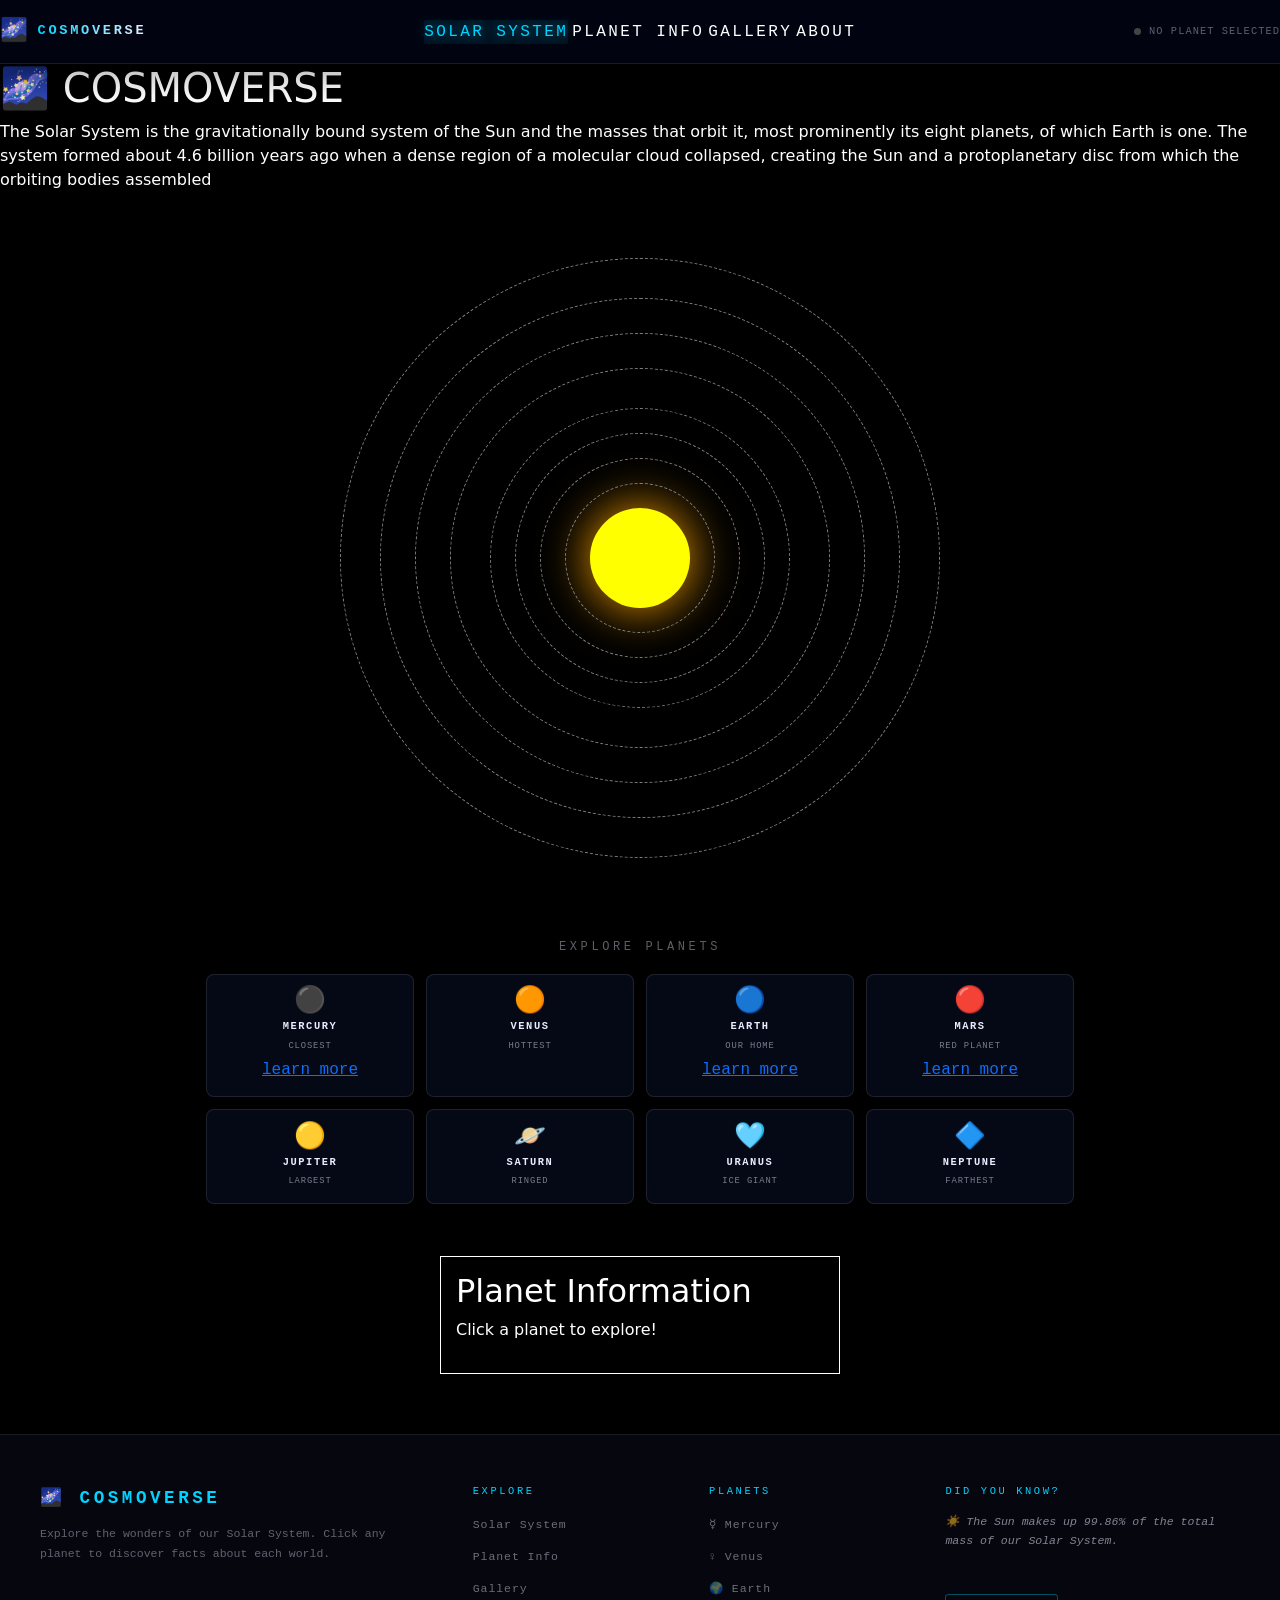
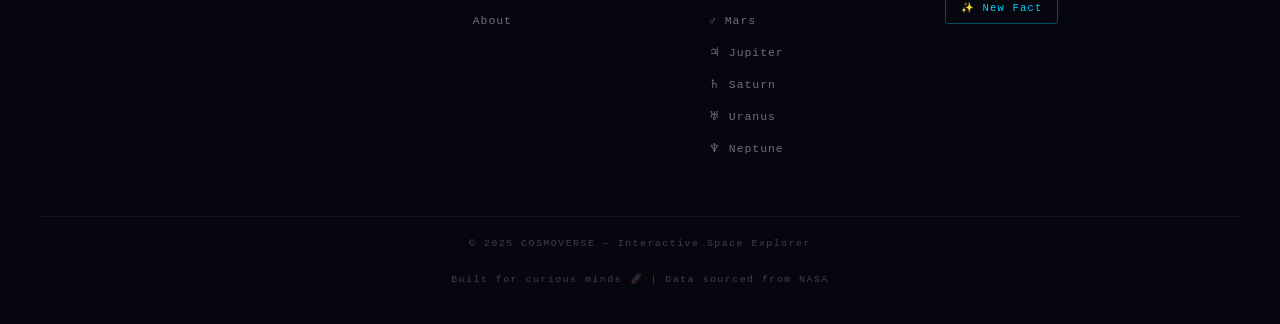
<file: index.html>
<!DOCTYPE html> 
<html lang="en">
<head>
  <meta charset="UTF-8">
    <meta name="viewport" content="width=device-width, initial-scale=1">
  <title>Interactive Space Explorer</title>
  <link rel="stylesheet" href="style.css">
   <link href="https://cdn.jsdelivr.net/npm/bootstrap@5.3.8/dist/css/bootstrap.min.css" rel="stylesheet" integrity="sha384-sRIl4kxILFvY47J16cr9ZwB07vP4J8+LH7qKQnuqkuIAvNWLzeN8tE5YBujZqJLB" crossorigin="anonymous">
</head>

<body>
  <nav class="navbar">
  <div class="nav-logo">
    <span class="nav-logo-icon">🌌</span>
    <span class="nav-logo-text">COSMOVERSE</span>
  </div>
  <ul class="nav-links">
    <li><a href="#" class="nav-link active" onclick="scrollToSection('solar-system')">Solar System</a></li>
    <li><a href="#" class="nav-link" onclick="scrollToSection('info-box')">Planet Info</a></li>
    <li><a href="#" class="nav-link">Gallery</a></li>
    <li><a href="#" class="nav-link">About</a></li>
  </ul>
  <div class="nav-status">
    <span class="nav-dot"></span>
    <span id="nav-planet-label">No planet selected</span>
  </div>
  <button class="nav-hamburger" onclick="toggleMenu()" aria-label="Menu">
    <span></span><span></span><span></span>
  </button>
</nav>

  <h1>🌌 COSMOVERSE</h1>
  <p>The Solar System is the gravitationally bound system of the Sun and the masses that orbit it, most prominently its eight planets, of which Earth is one. The system formed about 4.6 billion years ago when a dense region of a molecular cloud collapsed, creating the Sun and a protoplanetary disc from which the orbiting bodies assembled</p>
  
  <div class="solar-system">

    <div class="sun"></div>

    <div class="orbit mercury-orbit">
      <div class="planet mercury" onclick="showInfo('mercury')"></div>
      </div>

    <div class="orbit venus-orbit">
      <div class="planet venus" onclick="showInfo('venus')"></div>
    </div>

    <div class="orbit earth-orbit">
      <div class="planet earth" onclick="showInfo('earth')"></div>
    </div>

    <div class="orbit mars-orbit">
      <div class="planet mars" onclick="showInfo('mars')"></div>
    </div>

    <div class="orbit jupiter-orbit">
      <div class="planet jupiter" onclick="showInfo('jupiter')"></div>
    </div>

    <div class="orbit saturn-orbit">
      <div class="planet saturn" onclick="showInfo('saturn')"></div>
    </div>

    <div class="orbit uranus-orbit">
      <div class="planet uranus" onclick="showInfo('uranus')"></div>
    </div>

    <div class="orbit neptune-orbit">
      <div class="planet neptune" onclick="showInfo('neptune')"></div>
    </div>

  </div>
   
    <div class="planet-buttons">
  <h3 class="buttons-title">EXPLORE PLANETS</h3>
  <div class="btn-grid">
    <button class="planet-btn mercury-btn" onclick="showInfo('mercury')">
      <span class="btn-icon">⚫</span>
      <span class="btn-name">Mercury</span>
      <span class="btn-tag">Closest</span>
      <a href="mercury.html" class="btn-link">learn more</a>
    </button>
    <button class="planet-btn venus-btn" onclick="showInfo('venus')">
      <span class="btn-icon">🟠</span>
      <span class="btn-name">Venus</span>
      <span class="btn-tag">Hottest</span>
    </button>
    <button class="planet-btn earth-btn" onclick="showInfo('earth')">
      <span class="btn-icon">🔵</span>
      <span class="btn-name">Earth</span>
      <span class="btn-tag">Our Home</span>
      <a href="earth.html" class="btn-link">learn more</a>
    </button>
    <button class="planet-btn mars-btn" onclick="showInfo('mars')">
      <span class="btn-icon">🔴</span>
      <span class="btn-name">Mars</span>
      <span class="btn-tag">Red Planet</span>
      <a href="mars.html" class="btn-link">learn more</a>
    </button>
    <button class="planet-btn jupiter-btn" onclick="showInfo('jupiter')">
      <span class="btn-icon">🟡</span>
      <span class="btn-name">Jupiter</span>
      <span class="btn-tag">Largest</span>
    </button>
    <button class="planet-btn saturn-btn" onclick="showInfo('saturn')">
      <span class="btn-icon">🪐</span>
      <span class="btn-name">Saturn</span>
      <span class="btn-tag">Ringed</span>
    </button>
    <button class="planet-btn uranus-btn" onclick="showInfo('uranus')">
      <span class="btn-icon">🩵</span>
      <span class="btn-name">Uranus</span>
      <span class="btn-tag">Ice Giant</span>
    </button>
    <button class="planet-btn neptune-btn" onclick="showInfo('neptune')">
      <span class="btn-icon">🔷</span>
      <span class="btn-name">Neptune</span>
      <span class="btn-tag">Farthest</span>
    </button>
  </div>
</div>

  <div id="info-box">
    <h2>Planet Information</h2>
    <p id="planet-info">Click a planet to explore!</p>
  </div>


<!-- FOOTER -->
<footer class="footer">

  <div class="footer-top">

    <div class="footer-brand">
      <span class="footer-logo">🌌 COSMOVERSE</span>
      <p class="footer-desc">
        Explore the wonders of our Solar System. Click any planet to discover facts about each world.
      </p>
    </div>

    <div class="footer-col">
      <h4 class="footer-heading">Explore</h4>
      <ul class="footer-links">
        <li><a href="#" onclick="scrollToSection('solar-system')">Solar System</a></li>
        <li><a href="#" onclick="scrollToSection('info-box')">Planet Info</a></li>
        <li><a href="#">Gallery</a></li>
        <li><a href="#">About</a></li>
      </ul>
    </div>

    <div class="footer-col">
      <h4 class="footer-heading">Planets</h4>
      <ul class="footer-links">
        <li><a href="#" onclick="showInfo('mercury')">☿ Mercury</a></li>
        <li><a href="#" onclick="showInfo('venus')">♀ Venus</a></li>
        <li><a href="#" onclick="showInfo('earth')">🌍 Earth</a></li>
        <li><a href="#" onclick="showInfo('mars')">♂ Mars</a></li>
        <li><a href="#" onclick="showInfo('jupiter')">♃ Jupiter</a></li>
        <li><a href="#" onclick="showInfo('saturn')">♄ Saturn</a></li>
        <li><a href="#" onclick="showInfo('uranus')">♅ Uranus</a></li>
        <li><a href="#" onclick="showInfo('neptune')">♆ Neptune</a></li>
      </ul>
    </div>

    <div class="footer-col">
      <h4 class="footer-heading">Did You Know?</h4>
      <p class="footer-fact" id="footer-fact">Loading fact...</p>
      <button class="footer-fact-btn" onclick="newFact()">✨ New Fact</button>
    </div>

  </div>

  <div class="footer-divider"></div>

  <div class="footer-bottom">
    <p>© 2025 COSMOVERSE — Interactive Space Explorer</p>
    <p class="footer-sub">Built for curious minds 🚀 | Data sourced from NASA</p>
  </div>

</footer>

<script src="https://cdn.jsdelivr.net/npm/bootstrap@5.3.8/dist/js/bootstrap.bundle.min.js" integrity="sha384-FKyoEForCGlyvwx9Hj09JcYn3nv7wiPVlz7YYwJrWVcXK/BmnVDxM+D2scQbITxI" crossorigin="anonymous"></script>
  <script src="script.js"></script>
</body>
</html>
</file>
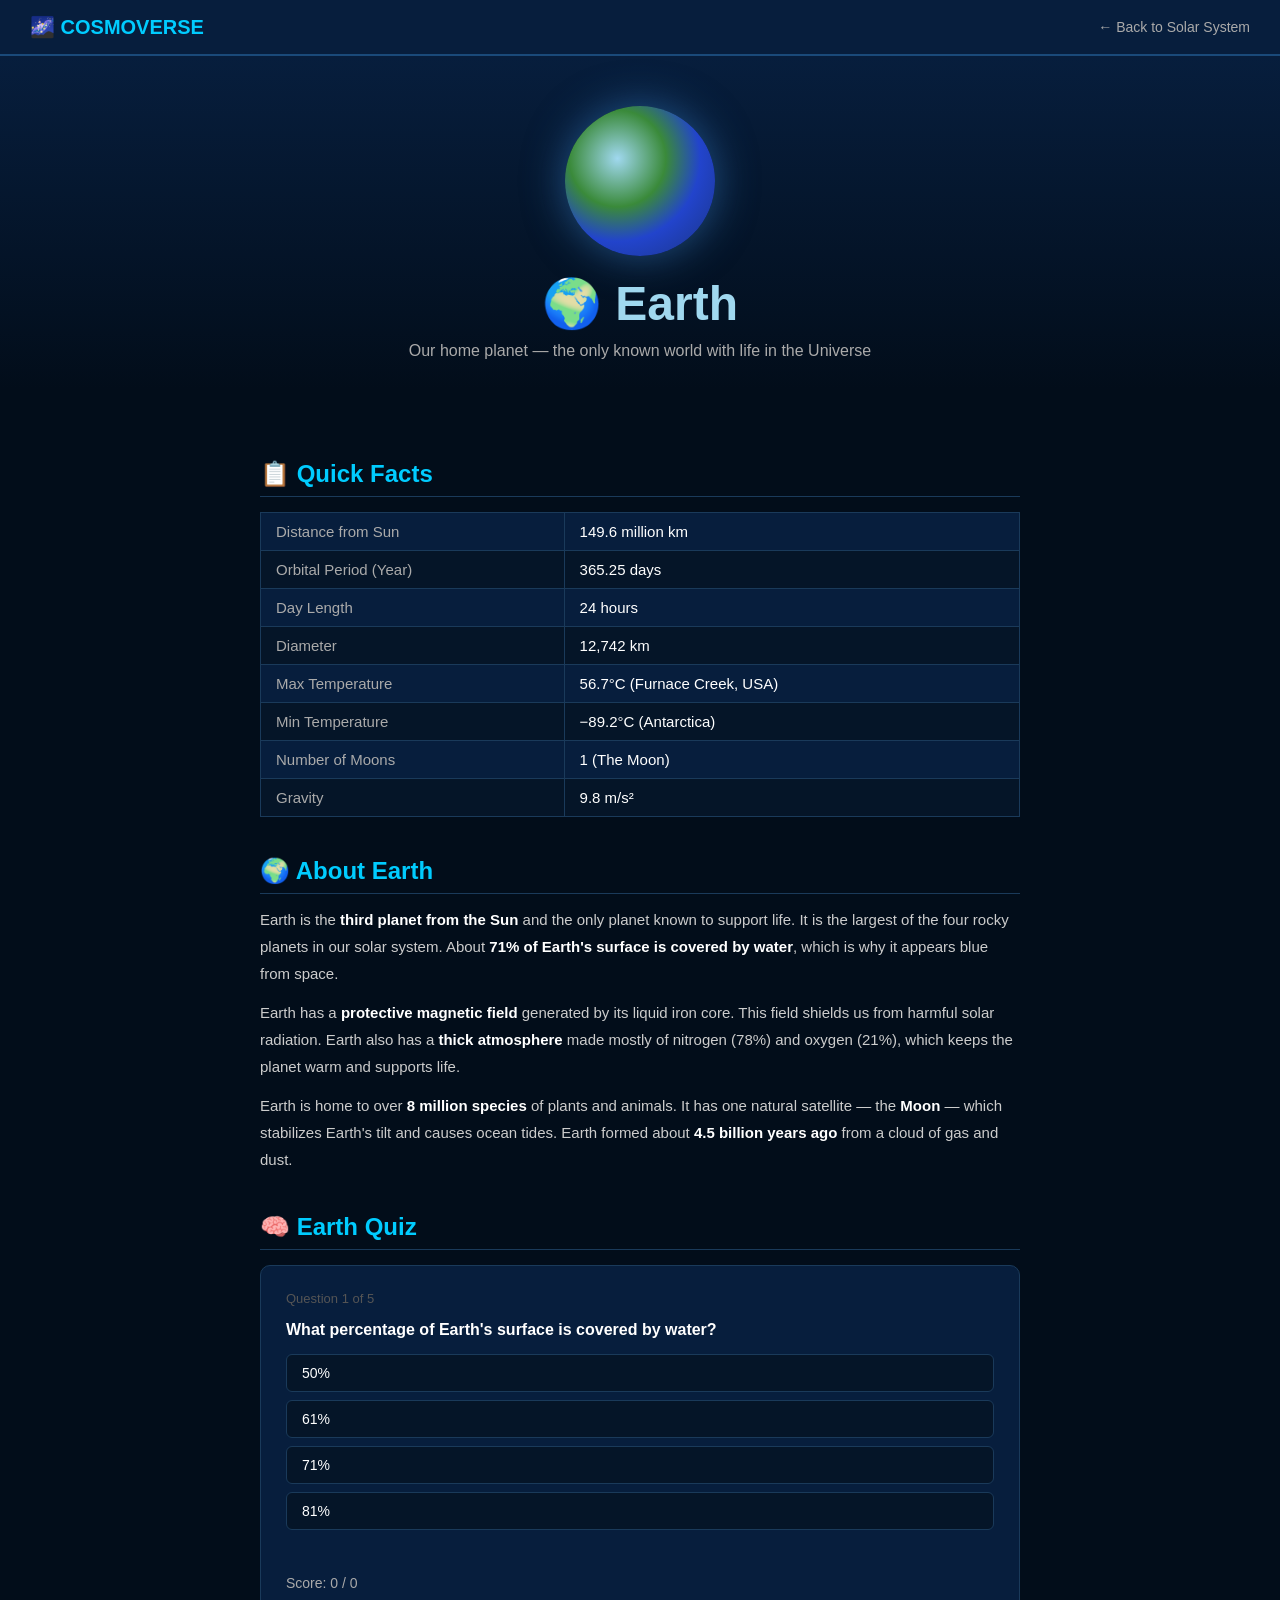
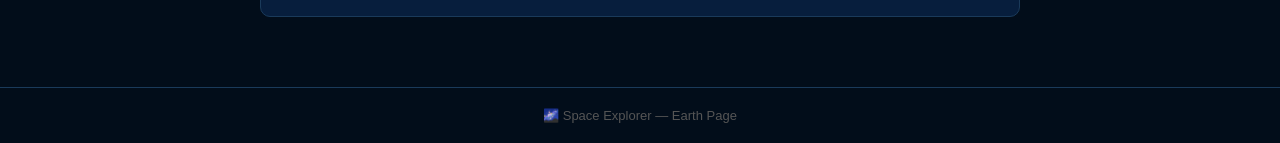
<file: earth.html>
<!DOCTYPE html>
<html lang="en">
<head>
  <meta charset="UTF-8">
  <meta name="viewport" content="width=device-width, initial-scale=1.0">
  <title>Earth - Space Explorer</title>
  <link rel="stylesheet" href="earth.css">
</head>
<body>

  <!-- NAVBAR -->
  <nav>
    <div class="logo">🌌 COSMOVERSE</div>
    <a href="index.html" class="nav-back">← Back to Solar System</a>
  </nav>

  <!-- HERO -->
  <div class="hero">
    <div class="planet-image"></div>
    <h1>🌍 Earth</h1>
    <p>Our home planet — the only known world with life in the Universe</p>
  </div>

  <div class="container">

    <!-- QUICK FACTS -->
    <h2>📋 Quick Facts</h2>
    <table>
      <tr><td>Distance from Sun</td><td>149.6 million km</td></tr>
      <tr><td>Orbital Period (Year)</td><td>365.25 days</td></tr>
      <tr><td>Day Length</td><td>24 hours</td></tr>
      <tr><td>Diameter</td><td>12,742 km</td></tr>
      <tr><td>Max Temperature</td><td>56.7°C (Furnace Creek, USA)</td></tr>
      <tr><td>Min Temperature</td><td>−89.2°C (Antarctica)</td></tr>
      <tr><td>Number of Moons</td><td>1 (The Moon)</td></tr>
      <tr><td>Gravity</td><td>9.8 m/s²</td></tr>
    </table>

    <!-- ABOUT -->
    <h2>🌍 About Earth</h2>
    <p class="info">
      Earth is the <strong>third planet from the Sun</strong> and the only planet known to support life.
      It is the largest of the four rocky planets in our solar system. About <strong>71% of Earth's
      surface is covered by water</strong>, which is why it appears blue from space.
    </p>
    <p class="info">
      Earth has a <strong>protective magnetic field</strong> generated by its liquid iron core.
      This field shields us from harmful solar radiation. Earth also has a <strong>thick atmosphere</strong>
      made mostly of nitrogen (78%) and oxygen (21%), which keeps the planet warm and supports life.
    </p>
    <p class="info">
      Earth is home to over <strong>8 million species</strong> of plants and animals. It has one natural
      satellite — the <strong>Moon</strong> — which stabilizes Earth's tilt and causes ocean tides.
      Earth formed about <strong>4.5 billion years ago</strong> from a cloud of gas and dust.
    </p>


    <!-- QUIZ -->
    <h2>🧠 Earth Quiz</h2>
    <div class="quiz-box">

      <!-- Quiz questions -->
      <div id="quiz-area">
        <div class="progress-text" id="progress-text">Question 1 of 5</div>
        <div class="question" id="question-text"></div>
        <div class="options" id="options"></div>
        <div class="feedback-msg" id="feedback"></div>
        <div class="quiz-controls">
          <div class="score-text">Score: <span id="score">0</span> / <span id="answered">0</span></div>
          <button class="btn-next" id="btn-next" onclick="nextQuestion()">Next →</button>
        </div>
      </div>

      <!-- Result screen -->
      <div class="result-box" id="result-box">
        <h3 id="result-score"></h3>
        <p id="result-msg"></p>
        <button class="btn-restart" onclick="restartQuiz()">↺ Try Again</button>
      </div>

    </div>

  </div>

  <footer>
    🌌 Space Explorer — Earth Page
  </footer>

  <script src="earth.js"></script>
</body>
</html>
</file>
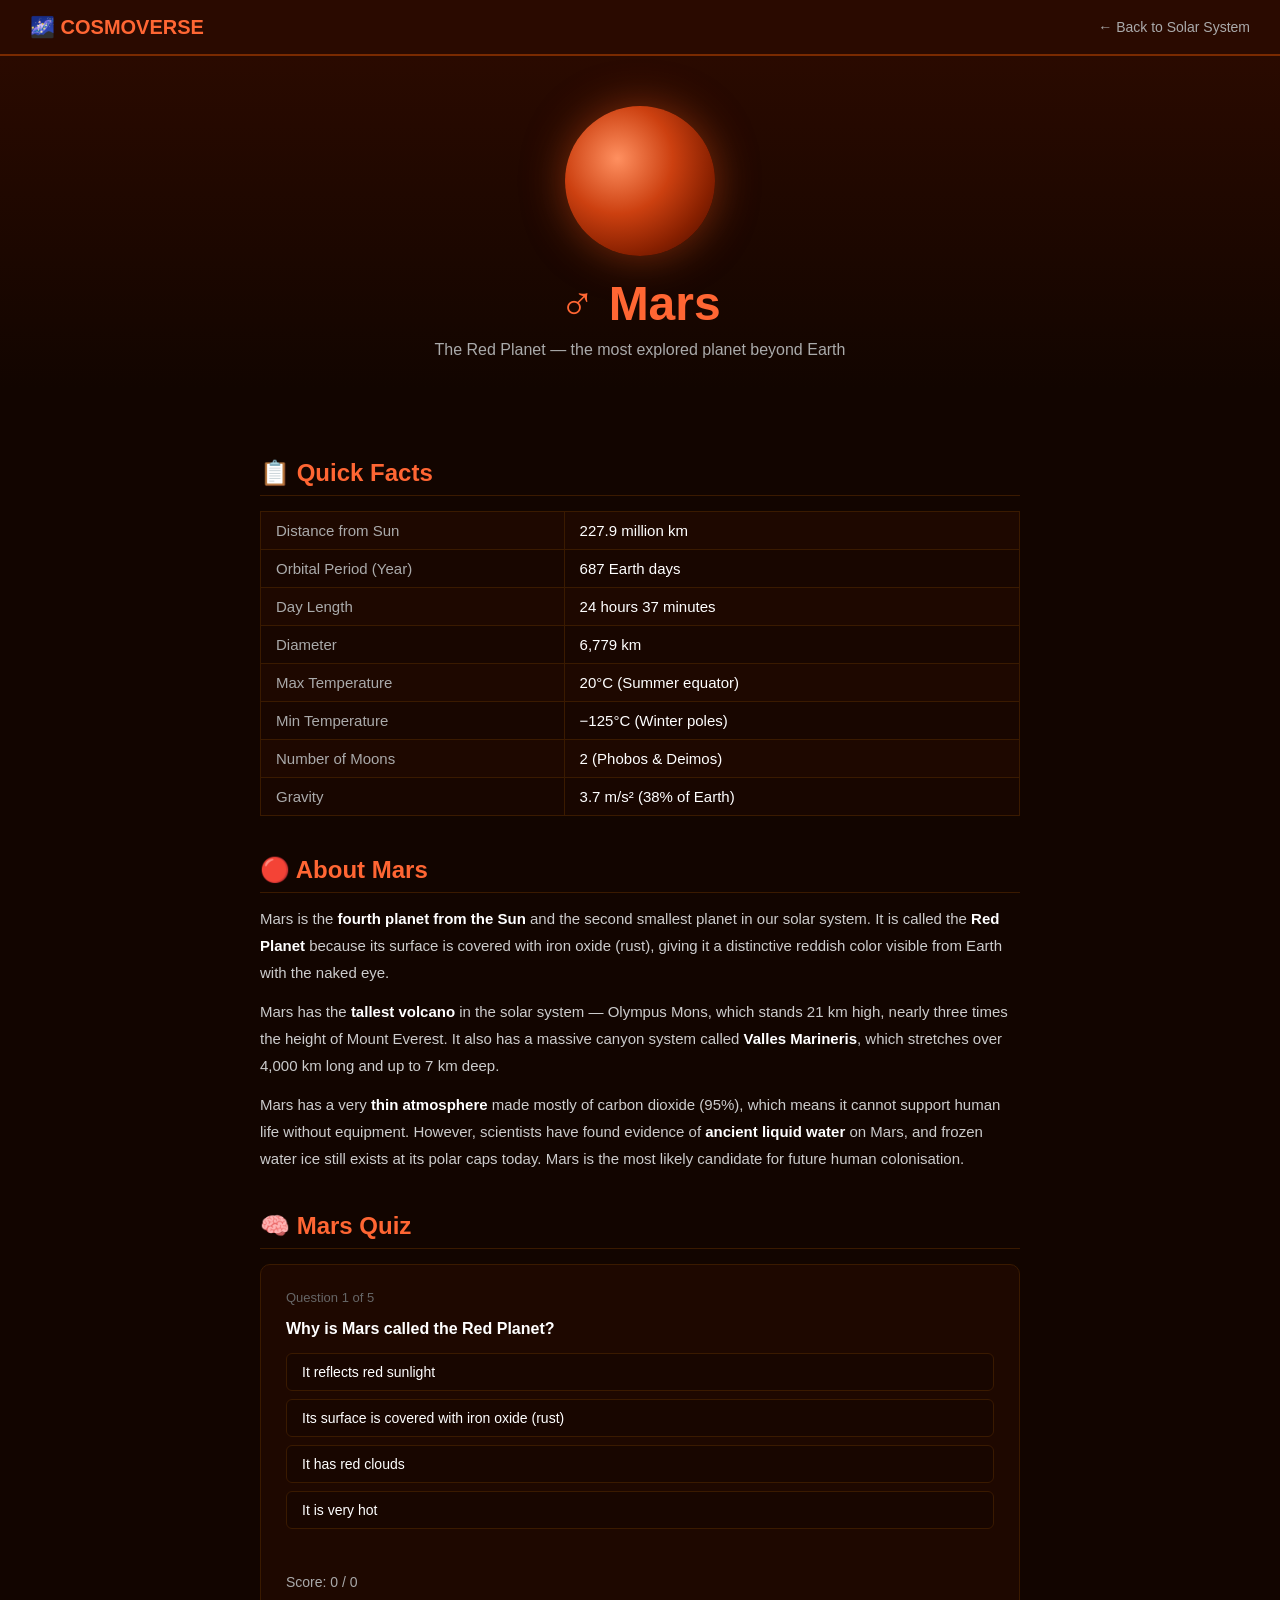
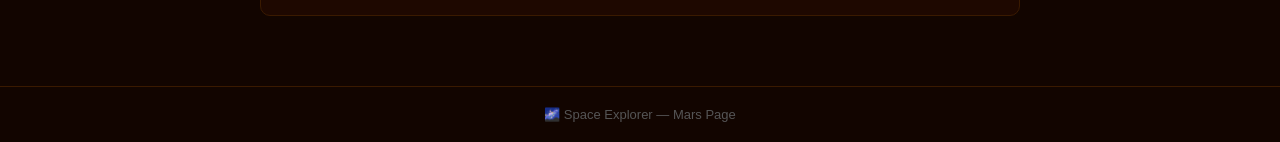
<file: mars.html>
<!DOCTYPE html>
<html lang="en">
<head>
  <meta charset="UTF-8">
  <meta name="viewport" content="width=device-width, initial-scale=1.0">
  <title>Mars - Space Explorer</title>
  <link rel="stylesheet" href="mars.css">
</head>
<body>

  <!-- NAVBAR -->
  <nav>
    <div class="logo">🌌 COSMOVERSE</div>
    <a href="index.html" class="nav-back">← Back to Solar System</a>
  </nav>

  <!-- HERO -->
  <div class="hero">
    <div class="planet-image"></div>
    <h1>♂ Mars</h1>
    <p>The Red Planet — the most explored planet beyond Earth</p>
  </div>

  <div class="container">

    <!-- QUICK FACTS -->
    <h2>📋 Quick Facts</h2>
    <table>
      <tr><td>Distance from Sun</td><td>227.9 million km</td></tr>
      <tr><td>Orbital Period (Year)</td><td>687 Earth days</td></tr>
      <tr><td>Day Length</td><td>24 hours 37 minutes</td></tr>
      <tr><td>Diameter</td><td>6,779 km</td></tr>
      <tr><td>Max Temperature</td><td>20°C (Summer equator)</td></tr>
      <tr><td>Min Temperature</td><td>−125°C (Winter poles)</td></tr>
      <tr><td>Number of Moons</td><td>2 (Phobos &amp; Deimos)</td></tr>
      <tr><td>Gravity</td><td>3.7 m/s² (38% of Earth)</td></tr>
    </table>

    <!-- ABOUT -->
    <h2>🔴 About Mars</h2>
    <p class="info">
      Mars is the <strong>fourth planet from the Sun</strong> and the second smallest planet in our
      solar system. It is called the <strong>Red Planet</strong> because its surface is covered with
      iron oxide (rust), giving it a distinctive reddish color visible from Earth with the naked eye.
    </p>
    <p class="info">
      Mars has the <strong>tallest volcano</strong> in the solar system — Olympus Mons, which stands
      21 km high, nearly three times the height of Mount Everest. It also has a massive canyon system
      called <strong>Valles Marineris</strong>, which stretches over 4,000 km long and up to 7 km deep.
    </p>
    <p class="info">
      Mars has a very <strong>thin atmosphere</strong> made mostly of carbon dioxide (95%), which means
      it cannot support human life without equipment. However, scientists have found evidence of
      <strong>ancient liquid water</strong> on Mars, and frozen water ice still exists at its polar caps
      today. Mars is the most likely candidate for future human colonisation.
    </p>

    

    <!-- QUIZ -->
    <h2>🧠 Mars Quiz</h2>
    <div class="quiz-box">

      <!-- Quiz questions -->
      <div id="quiz-area">
        <div class="progress-text" id="progress-text">Question 1 of 5</div>
        <div class="question" id="question-text"></div>
        <div class="options" id="options"></div>
        <div class="feedback-msg" id="feedback"></div>
        <div class="quiz-controls">
          <div class="score-text">Score: <span id="score">0</span> / <span id="answered">0</span></div>
          <button class="btn-next" id="btn-next" onclick="nextQuestion()">Next →</button>
        </div>
      </div>

      <!-- Result screen -->
      <div class="result-box" id="result-box">
        <h3 id="result-score"></h3>
        <p id="result-msg"></p>
        <button class="btn-restart" onclick="restartQuiz()">↺ Try Again</button>
      </div>

    </div>

  </div>

  <footer>
    🌌 Space Explorer — Mars Page
  </footer>

  <script src="mars.js"></script>
</body>
</html>
</file>
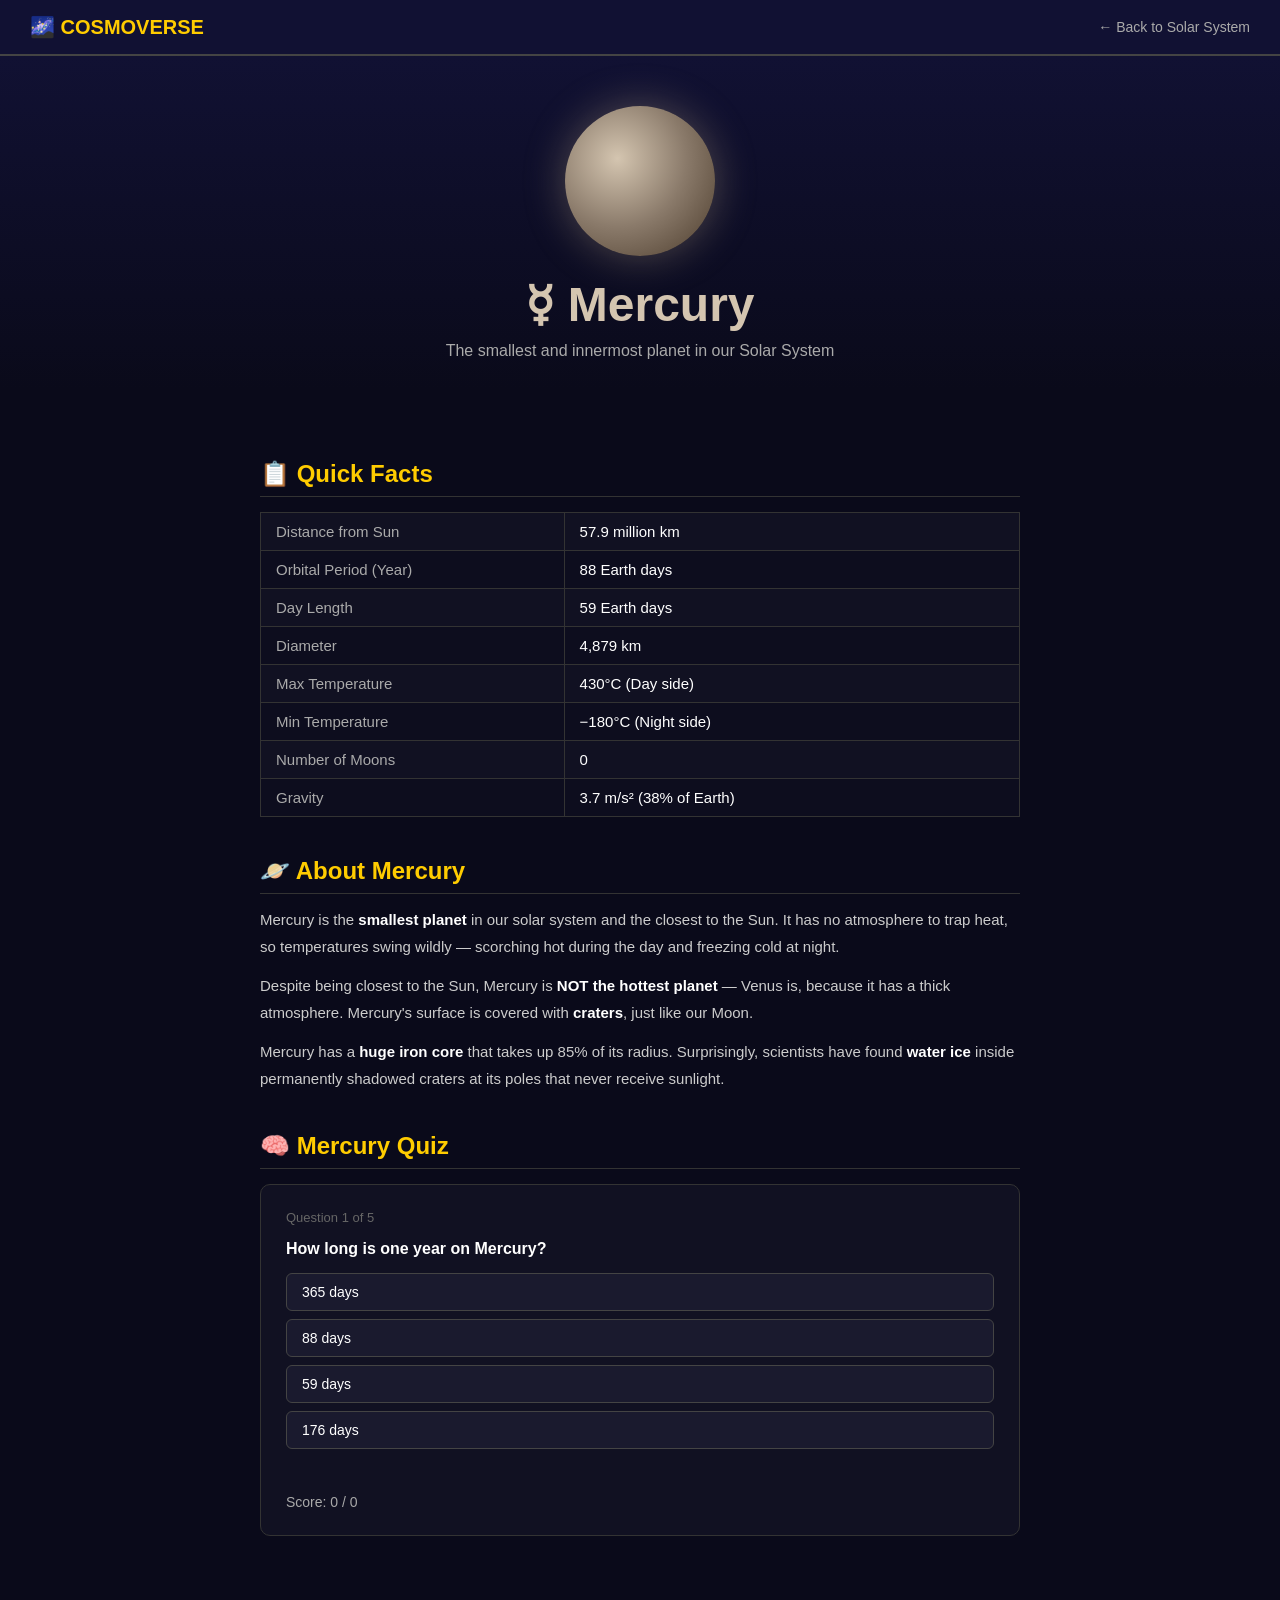
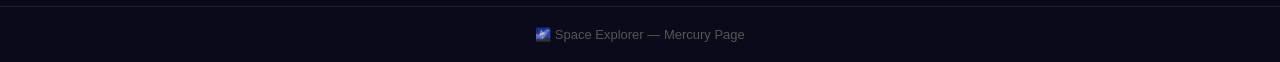
<file: mercury.html>
<!DOCTYPE html>
<html lang="en">
<head>
  <meta charset="UTF-8">
  <meta name="viewport" content="width=device-width, initial-scale=1.0">
  <title>Mercury - Space Explorer</title>
  <link rel="stylesheet" href="mercury.css">
</head>
<body>

  <!-- NAVBAR -->
  <nav>
    <div class="logo">🌌 COSMOVERSE</div>
    <a href="index.html" class="nav-back">← Back to Solar System</a>
  </nav>

  <!-- HERO -->
  <div class="hero">
    <div class="planet-image"></div>
    <h1>☿ Mercury</h1>
    <p>The smallest and innermost planet in our Solar System</p>
  </div>

  <div class="container">

    <!-- QUICK FACTS -->
    <h2>📋 Quick Facts</h2>
    <table>
      <tr><td>Distance from Sun</td><td>57.9 million km</td></tr>
      <tr><td>Orbital Period (Year)</td><td>88 Earth days</td></tr>
      <tr><td>Day Length</td><td>59 Earth days</td></tr>
      <tr><td>Diameter</td><td>4,879 km</td></tr>
      <tr><td>Max Temperature</td><td>430°C (Day side)</td></tr>
      <tr><td>Min Temperature</td><td>−180°C (Night side)</td></tr>
      <tr><td>Number of Moons</td><td>0</td></tr>
      <tr><td>Gravity</td><td>3.7 m/s² (38% of Earth)</td></tr>
    </table>

    <!-- ABOUT -->
    <h2>🪐 About Mercury</h2>
    <p class="info">
      Mercury is the <strong>smallest planet</strong> in our solar system and the closest to the Sun.
      It has no atmosphere to trap heat, so temperatures swing wildly — scorching hot during the day
      and freezing cold at night.
    </p>
    <p class="info">
      Despite being closest to the Sun, Mercury is <strong>NOT the hottest planet</strong> — Venus is,
      because it has a thick atmosphere. Mercury's surface is covered with <strong>craters</strong>,
      just like our Moon.
    </p>
    <p class="info">
      Mercury has a <strong>huge iron core</strong> that takes up 85% of its radius. Surprisingly,
      scientists have found <strong>water ice</strong> inside permanently shadowed craters at its poles
      that never receive sunlight.
    </p>

    

    <!-- QUIZ -->
    <h2>🧠 Mercury Quiz</h2>
    <div class="quiz-box">

      <!-- Quiz questions -->
      <div id="quiz-area">
        <div class="progress-text" id="progress-text">Question 1 of 5</div>
        <div class="question" id="question-text"></div>
        <div class="options" id="options"></div>
        <div class="feedback-msg" id="feedback"></div>
        <div class="quiz-controls">
          <div class="score-text">Score: <span id="score">0</span> / <span id="answered">0</span></div>
          <button class="btn-next" id="btn-next" onclick="nextQuestion()">Next →</button>
        </div>
      </div>

      <!-- Result screen -->
      <div class="result-box" id="result-box">
        <h3 id="result-score"></h3>
        <p id="result-msg"></p>
        <button class="btn-restart" onclick="restartQuiz()">↺ Try Again</button>
      </div>

    </div>

  </div>

  <footer>
    🌌 Space Explorer — Mercury Page
  </footer>

  <script src="mercury.js"></script>
</body>
</html>
</file>
<file: style.css>
body{
  background-color:black !important;
  color:white !important;
  text-align:center;
  font-family:Arial;
}
/* ── Navbar ── */
.navbar {
  position: sticky;
  top: 0;
  z-index: 1000;
  display: flex;
  align-items: center;
  justify-content: space-between;
  padding: 0 2rem;
  height: 64px;
  background: rgba(2, 5, 20, 0.82);
  backdrop-filter: blur(16px);
  -webkit-backdrop-filter: blur(16px);
  border-bottom: 1px solid rgba(0, 212, 255, 0.15);
  box-shadow: 0 4px 40px rgba(0, 0, 0, 0.5);
  font-family: 'Orbitron', 'Courier New', monospace;
}

.nav-logo {
  display: flex;
  align-items: center;
  gap: 0.6rem;
  text-decoration: none;
}

.nav-logo-icon {
  font-size: 1.4rem;
}

.nav-logo-text {
  font-size: 0.85rem;
  font-weight: 700;
  letter-spacing: 0.2em;
  background: linear-gradient(90deg, #00d4ff, #e8eeff);
  -webkit-background-clip: text;
  -webkit-text-fill-color: transparent;
  background-clip: text;
}

.nav-links {
  display: flex;
  list-style: none;
  gap: 0.25rem;
  margin: 0;
  padding: 0;
}

.nav-link {
  display: block;
  padding: 0.45rem 1rem;
  font-size: 0.7rem;
  font-family: inherit;
  letter-spacing: 0.15em;
  text-transform: uppercase;
  color: rgba(232, 238, 255, 0.55);
  text-decoration: none;
  border-radius: 2px;
  border: 1px solid transparent;
  transition: color 0.2s, border-color 0.2s, background 0.2s;
}

.nav-link:hover,
.nav-link.active {
  color: #00d4ff;
  border-color: rgba(0, 212, 255, 0.35);
  background: rgba(0, 212, 255, 0.07);
  text-shadow: 0 0 12px rgba(0, 212, 255, 0.5);
}

/* Live status indicator */
.nav-status {
  display: flex;
  align-items: center;
  gap: 0.5rem;
  font-size: 0.65rem;
  letter-spacing: 0.1em;
  color: rgba(232, 238, 255, 0.4);
  text-transform: uppercase;
}

.nav-dot {
  width: 7px;
  height: 7px;
  border-radius: 50%;
  background: #444;
  transition: background 0.4s, box-shadow 0.4s;
}

.nav-dot.active {
  background: #06ffa5;
  box-shadow: 0 0 8px #06ffa5, 0 0 16px rgba(6, 255, 165, 0.4);
  animation: dotPulse 1.5s ease-in-out infinite;
}

@keyframes dotPulse {
  0%, 100% { opacity: 1; }
  50% { opacity: 0.5; }
}

/* Hamburger (mobile) */
.nav-hamburger {
  display: none;
  flex-direction: column;
  gap: 5px;
  background: none;
  border: none;
  cursor: pointer;
  padding: 4px;
}

.nav-hamburger span {
  display: block;
  width: 22px;
  height: 2px;
  background: rgba(0, 212, 255, 0.7);
  border-radius: 2px;
  transition: transform 0.3s;
}

/* Mobile responsive */
@media (max-width: 680px) {
  .nav-hamburger { display: flex; }
  .nav-status { display: none; }

  .nav-links {
    display: none;
    position: absolute;
    top: 64px;
    left: 0; right: 0;
    flex-direction: column;
    background: rgba(2, 5, 20, 0.97);
    border-bottom: 1px solid rgba(0, 212, 255, 0.2);
    padding: 1rem;
    gap: 0.5rem;
  }

  .nav-links.open { display: flex; }
}
.solar-system{
  position:relative;
  width:700px;
  height:700px;
  margin:auto;
}

.sun{
  width:100px;
  height:100px;
  background:yellow;
  border-radius:50%;
  position:absolute;
  top:300px;
  left:300px;
  box-shadow:0 0 50px orange;
}

.orbit{
  position:absolute;
  border:1px dashed gray;
  border-radius:50%;
  animation:rotate linear infinite;
}

.mercury-orbit{width:150px;height:150px;top:275px;left:275px;animation-duration:6s;}
.venus-orbit{width:200px;height:200px;top:250px;left:250px;animation-duration:8s;}
.earth-orbit{width:250px;height:250px;top:225px;left:225px;animation-duration:10s;}
.mars-orbit{width:300px;height:300px;top:200px;left:200px;animation-duration:12s;}
.jupiter-orbit{width:380px;height:380px;top:160px;left:160px;animation-duration:16s;}
.saturn-orbit{width:450px;height:450px;top:125px;left:125px;animation-duration:20s;}
.uranus-orbit{width:520px;height:520px;top:90px;left:90px;animation-duration:24s;}
.neptune-orbit{width:600px;height:600px;top:50px;left:50px;animation-duration:28s;}

.planet{
  width:40px;
  height:40px;
  border-radius:50%;
  position:absolute;
  top:-20px;
  left:50%;
  transform:translateX(-50%);
  background-size:cover;
  cursor: url("C:\Users\DHRUM\Downloads\download.jpg") ,auto;
}

/* Planet Images */
.mercury{background-image:url("https://space-facts.com/wp-content/uploads/mercury.png");}
.venus{background-image:url("https://space-facts.com/wp-content/uploads/venus.png");}
.earth{background-image:url("https://space-facts.com/wp-content/uploads/earth.png");}
.mars{background-image:url("https://nineplanets.org/wp-content/uploads/2020/03/mars.png");}
.jupiter{background-image:url("https://space-facts.com/wp-content/uploads/jupiter.png");}
.saturn{background-image:url("https://space-facts.com/wp-content/uploads/saturn.png");}
.uranus{background-image:url("https://nineplanets.org/wp-content/uploads/2020/03/uranus.png");}
.neptune{background-image:url("https://space-facts.com/wp-content/uploads/neptune.png");}

/* ── Planet Buttons Section ── */
.planet-buttons {
  text-align: center;
  padding: 2rem 1rem;
  max-width: 900px;
  margin: 0 auto;
}

.buttons-title {
  font-family: 'Orbitron', 'Courier New', monospace;
  font-size: 0.75rem;
  letter-spacing: 0.3em;
  color: rgba(232, 238, 255, 0.4);
  margin-bottom: 1.2rem;
  text-transform: uppercase;
}

.btn-grid {
  display: grid;
  grid-template-columns: repeat(4, 1fr);
  gap: 0.75rem;
}

/* Base button style */
.planet-btn {
  display: flex;
  flex-direction: column;
  align-items: center;
  gap: 0.3rem;
  padding: 0.9rem 0.5rem;
  background: rgba(6, 11, 26, 0.85);
  border: 1px solid rgba(255, 255, 255, 0.1);
  border-radius: 8px;
  cursor: pointer;
  transition: transform 0.2s, border-color 0.2s, box-shadow 0.2s, background 0.2s;
  font-family: 'Orbitron', 'Courier New', monospace;
  color: #e8eeff;
}

.planet-btn:hover {
  transform: translateY(-4px) scale(1.04);
}

.planet-btn.selected {
  border-width: 2px;
}

.btn-icon {
  font-size: 1.6rem;
  line-height: 1;
}

.btn-name {
  font-size: 0.65rem;
  font-weight: 700;
  letter-spacing: 0.15em;
  text-transform: uppercase;
}

.btn-tag {
  font-size: 0.55rem;
  letter-spacing: 0.1em;
  opacity: 0.5;
  text-transform: uppercase;
  font-family: 'Courier New', monospace;
}

/* Per-planet accent colors */
.mercury-btn:hover, .mercury-btn.selected {
  border-color: #a09080;
  box-shadow: 0 0 16px rgba(160,144,128,0.4);
  background: rgba(160,144,128,0.1);
}
.venus-btn:hover, .venus-btn.selected {
  border-color: #e8a040;
  box-shadow: 0 0 16px rgba(232,160,64,0.4);
  background: rgba(232,160,64,0.1);
}
.earth-btn:hover, .earth-btn.selected {
  border-color: #3a8aff;
  box-shadow: 0 0 16px rgba(58,138,255,0.4);
  background: rgba(58,138,255,0.1);
}
.mars-btn:hover, .mars-btn.selected {
  border-color: #cc4010;
  box-shadow: 0 0 16px rgba(204,64,16,0.4);
  background: rgba(204,64,16,0.1);
}
.jupiter-btn:hover, .jupiter-btn.selected {
  border-color: #c8a060;
  box-shadow: 0 0 16px rgba(200,160,96,0.4);
  background: rgba(200,160,96,0.1);
}
.saturn-btn:hover, .saturn-btn.selected {
  border-color: #f0de80;
  box-shadow: 0 0 16px rgba(240,222,128,0.4);
  background: rgba(240,222,128,0.1);
}
.uranus-btn:hover, .uranus-btn.selected {
  border-color: #60c8c8;
  box-shadow: 0 0 16px rgba(96,200,200,0.4);
  background: rgba(96,200,200,0.1);
}
.neptune-btn:hover, .neptune-btn.selected {
  border-color: #4060e0;
  box-shadow: 0 0 16px rgba(64,96,224,0.4);
  background: rgba(64,96,224,0.1);
}

/* Mobile: 2 columns */
@media (max-width: 600px) {
  .btn-grid {
    grid-template-columns: repeat(2, 1fr);
  }
}

#info-box{
  margin-top:20px;
  padding:15px;
  border:1px solid white;
  width:400px;
  margin-left:auto;
  margin-right:auto;
}

@keyframes rotate{
  from{transform:rotate(0deg);}
  to{transform:rotate(360deg);}
}

/* ========================
   FOOTER
======================== */
.footer {
  background-color: #06060f;
  border-top: 1px solid rgba(255, 255, 255, 0.08);
  padding: 50px 40px 20px;
  margin-top: 60px;
  font-family: 'Courier New', monospace;
}

.footer-top {
  display: grid;
  grid-template-columns: 2fr 1fr 1fr 1.5fr;
  gap: 40px;
  margin-bottom: 40px;
}

.footer-brand .footer-logo {
  font-size: 1.1rem;
  font-weight: 700;
  letter-spacing: 0.2em;
  color: #00d4ff;
  display: block;
  margin-bottom: 12px;
}

.footer-desc {
  font-size: 0.72rem;
  color: rgba(232, 238, 255, 0.4);
  line-height: 1.8;
}

.footer-heading {
  font-size: 0.65rem;
  letter-spacing: 0.25em;
  text-transform: uppercase;
  color: #00d4ff;
  margin-bottom: 14px;
}

.footer-links {
  list-style: none;
  padding: 0;
  display: flex;
  flex-direction: column;
  gap: 8px;
}

.footer-links a {
  font-size: 0.72rem;
  color: rgba(232, 238, 255, 0.45);
  text-decoration: none;
  letter-spacing: 0.08em;
  transition: color 0.2s;
}

.footer-links a:hover {
  color: #00d4ff;
}

.footer-fact {
  font-size: 0.72rem;
  color: rgba(232, 238, 255, 0.55);
  line-height: 1.7;
  margin-bottom: 12px;
  min-height: 70px;
  font-style: italic;
}

.footer-fact-btn {
  font-size: 0.65rem;
  letter-spacing: 0.12em;
  padding: 0.4rem 0.9rem;
  background: transparent;
  border: 1px solid rgba(0, 212, 255, 0.35);
  color: #00d4ff;
  border-radius: 3px;
  cursor: pointer;
  transition: background 0.2s;
}

.footer-fact-btn:hover {
  background: rgba(0, 212, 255, 0.1);
}

.footer-divider {
  border: none;
  border-top: 1px solid rgba(255, 255, 255, 0.06);
  margin-bottom: 20px;
}

.footer-bottom {
  text-align: center;
  display: flex;
  flex-direction: column;
  gap: 5px;
}

.footer-bottom p {
  font-size: 0.62rem;
  letter-spacing: 0.15em;
  color: rgba(232, 238, 255, 0.25);
}

@media (max-width: 768px) {
  .footer-top { grid-template-columns: 1fr 1fr; }
}

@media (max-width: 480px) {
  .footer-top { grid-template-columns: 1fr; }
  .footer { padding: 30px 20px 20px; }
}
</file>
<file: earth.css>
/* ========================
   RESET & BASE
======================== */
* {
  margin: 0;
  padding: 0;
  box-sizing: border-box;
}

body {
  font-family: Arial, sans-serif;
  background-color: #020d1a;
  color: white;
}

/* ========================
   NAVBAR
======================== */
nav {
  background-color: #071e3d;
  padding: 15px 30px;
  display: flex;
  justify-content: space-between;
  align-items: center;
  border-bottom: 2px solid #1a4a7a;
}

nav .logo {
  font-size: 20px;
  font-weight: bold;
  color: #00ccff;
}

nav .nav-back {
  color: #aaa;
  text-decoration: none;
  font-size: 14px;
}

nav .nav-back:hover {
  color: white;
}

/* ========================
   HERO SECTION
======================== */
.hero {
  text-align: center;
  padding: 50px 20px 30px;
  background: linear-gradient(to bottom, #071e3d, #020d1a);
}

.planet-image {
  width: 150px;
  height: 150px;
  border-radius: 50%;
  background: radial-gradient(circle at 35% 35%,
    #a0d8ef,
    #3a8a3a 35%,
    #2244cc 60%,
    #1a3380
  );
  margin: 0 auto 20px;
  box-shadow: 0 0 40px rgba(60, 140, 220, 0.5);
}

.hero h1 {
  font-size: 48px;
  color: #a0d8ef;
  margin-bottom: 10px;
}

.hero p {
  color: #aaa;
  font-size: 16px;
}

/* ========================
   CONTAINER
======================== */
.container {
  max-width: 800px;
  margin: 0 auto;
  padding: 30px 20px;
}

/* ========================
   HEADINGS
======================== */
h2 {
  color: #00ccff;
  border-bottom: 1px solid #1a3a5a;
  padding-bottom: 8px;
  margin-top: 40px;
  margin-bottom: 5px;
}

/* ========================
   FACTS TABLE
======================== */
table {
  width: 100%;
  border-collapse: collapse;
  margin-top: 15px;
}

table td {
  padding: 10px 15px;
  border: 1px solid #1a3a5a;
  font-size: 15px;
}

table tr:nth-child(odd) {
  background-color: #071e3d;
}

table tr:nth-child(even) {
  background-color: #051528;
}

table td:first-child {
  color: #aaa;
  width: 40%;
}

table td:last-child {
  color: #fff;
}

/* ========================
   INFO PARAGRAPHS
======================== */
p.info {
  line-height: 1.8;
  color: #ccc;
  font-size: 15px;
  margin-top: 12px;
}

p.info strong {
  color: #fff;
}

/* ========================
   IMAGE GALLERY
======================== */
.gallery {
  display: flex;
  gap: 15px;
  margin-top: 15px;
  flex-wrap: wrap;
}

.gallery-img {
  flex: 1;
  min-width: 200px;
  background-color: #071e3d;
  border: 1px solid #1a3a5a;
  border-radius: 8px;
  padding: 15px;
  text-align: center;
}

.img-placeholder {
  width: 100%;
  height: 130px;
  border-radius: 6px;
  margin-bottom: 8px;
}

/* Full planet — blue ocean, green land */
.img1 {
  background: radial-gradient(circle at 38% 35%,
    #a0d8ef,
    #2a7a2a 30%,
    #1a55cc 55%,
    #0a2a80
  );
}

/* Ocean and continents close-up */
.img2 {
  background: radial-gradient(circle at 50% 40%,
    #1a88ee,
    #0a44aa 40%,
    #083080
  );
  position: relative;
  overflow: hidden;
}

/* Atmosphere / aurora glow */
.img3 {
  background: linear-gradient(to bottom,
    #000820,
    #001840 30%,
    #003060 50%,
    #00aa88 70%,
    #00ff88 85%,
    #004422
  );
}

.gallery-img p {
  font-size: 13px;
  color: #aaa;
  margin: 0;
}

/* ========================
   QUIZ BOX
======================== */
.quiz-box {
  background-color: #071e3d;
  border: 1px solid #1a3a5a;
  border-radius: 10px;
  padding: 25px;
  margin-top: 15px;
}

.progress-text {
  font-size: 13px;
  color: #555;
  margin-bottom: 15px;
}

.question {
  font-size: 16px;
  font-weight: bold;
  margin-bottom: 15px;
  color: #fff;
}

/* ========================
   QUIZ OPTIONS
======================== */
.options button {
  display: block;
  width: 100%;
  padding: 10px 15px;
  margin-bottom: 8px;
  background-color: #051528;
  border: 1px solid #1a3a5a;
  border-radius: 6px;
  color: white;
  font-size: 14px;
  cursor: pointer;
  text-align: left;
  transition: background 0.2s;
}

.options button:hover:not(:disabled) {
  background-color: #0a2a4e;
}

.options button.correct {
  background-color: #1a4a2a;
  border-color: #00cc66;
  color: #00ff88;
}

.options button.wrong {
  background-color: #4a1a1a;
  border-color: #cc0000;
  color: #ff4444;
}

/* ========================
   FEEDBACK & CONTROLS
======================== */
.feedback-msg {
  margin-top: 10px;
  font-size: 14px;
  min-height: 20px;
  color: #aaa;
  font-style: italic;
}

.quiz-controls {
  display: flex;
  justify-content: space-between;
  align-items: center;
  margin-top: 15px;
}

.score-text {
  font-size: 14px;
  color: #aaa;
}

.btn-next {
  padding: 8px 20px;
  background-color: #00ccff;
  color: #000;
  border: none;
  border-radius: 6px;
  font-size: 14px;
  font-weight: bold;
  cursor: pointer;
  display: none;
}

.btn-next:hover {
  background-color: #33ddff;
}

/* ========================
   RESULT SCREEN
======================== */
.result-box {
  display: none;
  text-align: center;
  padding: 30px;
}

.result-box h3 {
  font-size: 36px;
  color: #00ccff;
  margin-bottom: 10px;
}

.result-box p {
  color: #aaa;
  font-size: 15px;
  margin-bottom: 20px;
}

.btn-restart {
  padding: 10px 25px;
  background-color: #00ccff;
  color: #000;
  border: none;
  border-radius: 6px;
  font-size: 15px;
  font-weight: bold;
  cursor: pointer;
}

.btn-restart:hover {
  background-color: #33ddff;
}

/* ========================
   FOOTER
======================== */
footer {
  text-align: center;
  padding: 20px;
  color: #555;
  font-size: 13px;
  border-top: 1px solid #1a3a5a;
  margin-top: 40px;
}

/* ========================
   RESPONSIVE
======================== */
@media (max-width: 600px) {
  .hero h1  { font-size: 32px; }
  .gallery  { flex-direction: column; }
  nav       { flex-direction: column; gap: 10px; }
}
</file>
<file: mars.css>
/* ========================
   RESET & BASE
======================== */
* {
  margin: 0;
  padding: 0;
  box-sizing: border-box;
}

body {
  font-family: Arial, sans-serif;
  background-color: #120500;
  color: white;
}

/* ========================
   NAVBAR
======================== */
nav {
  background-color: #2a0a00;
  padding: 15px 30px;
  display: flex;
  justify-content: space-between;
  align-items: center;
  border-bottom: 2px solid #7a2a00;
}

nav .logo {
  font-size: 20px;
  font-weight: bold;
  color: #ff6633;
}

nav .nav-back {
  color: #aaa;
  text-decoration: none;
  font-size: 14px;
}

nav .nav-back:hover {
  color: white;
}

/* ========================
   HERO SECTION
======================== */
.hero {
  text-align: center;
  padding: 50px 20px 30px;
  background: linear-gradient(to bottom, #2a0a00, #120500);
}

.planet-image {
  width: 150px;
  height: 150px;
  border-radius: 50%;
  background: radial-gradient(circle at 35% 35%,
    #ff9060,
    #cc4010 40%,
    #882000 70%,
    #3a0800
  );
  margin: 0 auto 20px;
  box-shadow: 0 0 40px rgba(220, 80, 20, 0.5);
}

.hero h1 {
  font-size: 48px;
  color: #ff6633;
  margin-bottom: 10px;
}

.hero p {
  color: #aaa;
  font-size: 16px;
}

/* ========================
   CONTAINER
======================== */
.container {
  max-width: 800px;
  margin: 0 auto;
  padding: 30px 20px;
}

/* ========================
   HEADINGS
======================== */
h2 {
  color: #ff6633;
  border-bottom: 1px solid #3a1a00;
  padding-bottom: 8px;
  margin-top: 40px;
  margin-bottom: 5px;
}

/* ========================
   FACTS TABLE
======================== */
table {
  width: 100%;
  border-collapse: collapse;
  margin-top: 15px;
}

table td {
  padding: 10px 15px;
  border: 1px solid #3a1a00;
  font-size: 15px;
}

table tr:nth-child(odd) {
  background-color: #1e0800;
}

table tr:nth-child(even) {
  background-color: #180600;
}

table td:first-child {
  color: #aaa;
  width: 40%;
}

table td:last-child {
  color: #fff;
}

/* ========================
   INFO PARAGRAPHS
======================== */
p.info {
  line-height: 1.8;
  color: #ccc;
  font-size: 15px;
  margin-top: 12px;
}

p.info strong {
  color: #fff;
}

/* ========================
   IMAGE GALLERY
======================== */
.gallery {
  display: flex;
  gap: 15px;
  margin-top: 15px;
  flex-wrap: wrap;
}

.gallery-img {
  flex: 1;
  min-width: 200px;
  background-color: #1e0800;
  border: 1px solid #3a1a00;
  border-radius: 8px;
  padding: 15px;
  text-align: center;
}

.img-placeholder {
  width: 100%;
  height: 130px;
  border-radius: 6px;
  margin-bottom: 8px;
}

/* Full Mars planet view */
.img1 {
  background: radial-gradient(circle at 38% 35%,
    #ff9060,
    #cc4010 35%,
    #882000 65%,
    #3a0800
  );
}

/* Olympus Mons volcano */
.img2 {
  background: radial-gradient(circle at 50% 60%,
    #cc5522,
    #8a2800 40%,
    #3a0a00 80%
  );
}

/* Polar ice caps */
.img3 {
  background: linear-gradient(to bottom,
    #ffffff,
    #ddccbb 25%,
    #aa5533 50%,
    #882200 75%,
    #3a0800
  );
}

.gallery-img p {
  font-size: 13px;
  color: #aaa;
  margin: 0;
}

/* ========================
   QUIZ BOX
======================== */
.quiz-box {
  background-color: #1e0800;
  border: 1px solid #3a1a00;
  border-radius: 10px;
  padding: 25px;
  margin-top: 15px;
}

.progress-text {
  font-size: 13px;
  color: #666;
  margin-bottom: 15px;
}

.question {
  font-size: 16px;
  font-weight: bold;
  margin-bottom: 15px;
  color: #fff;
}

/* ========================
   QUIZ OPTIONS
======================== */
.options button {
  display: block;
  width: 100%;
  padding: 10px 15px;
  margin-bottom: 8px;
  background-color: #180600;
  border: 1px solid #3a1a00;
  border-radius: 6px;
  color: white;
  font-size: 14px;
  cursor: pointer;
  text-align: left;
  transition: background 0.2s;
}

.options button:hover:not(:disabled) {
  background-color: #2a0e00;
}

.options button.correct {
  background-color: #1a4a2a;
  border-color: #00cc66;
  color: #00ff88;
}

.options button.wrong {
  background-color: #4a1a1a;
  border-color: #cc0000;
  color: #ff4444;
}

/* ========================
   FEEDBACK & CONTROLS
======================== */
.feedback-msg {
  margin-top: 10px;
  font-size: 14px;
  min-height: 20px;
  color: #aaa;
  font-style: italic;
}

.quiz-controls {
  display: flex;
  justify-content: space-between;
  align-items: center;
  margin-top: 15px;
}

.score-text {
  font-size: 14px;
  color: #aaa;
}

.btn-next {
  padding: 8px 20px;
  background-color: #ff6633;
  color: #000;
  border: none;
  border-radius: 6px;
  font-size: 14px;
  font-weight: bold;
  cursor: pointer;
  display: none;
}

.btn-next:hover {
  background-color: #ff8855;
}

/* ========================
   RESULT SCREEN
======================== */
.result-box {
  display: none;
  text-align: center;
  padding: 30px;
}

.result-box h3 {
  font-size: 36px;
  color: #ff6633;
  margin-bottom: 10px;
}

.result-box p {
  color: #aaa;
  font-size: 15px;
  margin-bottom: 20px;
}

.btn-restart {
  padding: 10px 25px;
  background-color: #ff6633;
  color: #000;
  border: none;
  border-radius: 6px;
  font-size: 15px;
  font-weight: bold;
  cursor: pointer;
}

.btn-restart:hover {
  background-color: #ff8855;
}

/* ========================
   FOOTER
======================== */
footer {
  text-align: center;
  padding: 20px;
  color: #555;
  font-size: 13px;
  border-top: 1px solid #3a1a00;
  margin-top: 40px;
}

/* ========================
   RESPONSIVE
======================== */
@media (max-width: 600px) {
  .hero h1  { font-size: 32px; }
  .gallery  { flex-direction: column; }
  nav       { flex-direction: column; gap: 10px; }
}
</file>
<file: mercury.css>
/* ========================
   RESET & BASE
======================== */
* {
  margin: 0;
  padding: 0;
  box-sizing: border-box;
}

body {
  font-family: Arial, sans-serif;
  background-color: #0a0a1a;
  color: white;
}

/* ========================
   NAVBAR
======================== */
nav {
  background-color: #111133;
  padding: 15px 30px;
  display: flex;
  justify-content: space-between;
  align-items: center;
  border-bottom: 2px solid #444;
}

nav .logo {
  font-size: 20px;
  font-weight: bold;
  color: #ffcc00;
}

nav .nav-back {
  color: #aaa;
  text-decoration: none;
  font-size: 14px;
}

nav .nav-back:hover {
  color: white;
}

/* ========================
   HERO SECTION
======================== */
.hero {
  text-align: center;
  padding: 50px 20px 30px;
  background: linear-gradient(to bottom, #111133, #0a0a1a);
}

.planet-image {
  width: 150px;
  height: 150px;
  border-radius: 50%;
  background: radial-gradient(circle at 35% 35%, #d4c5b0, #8a7a6a 50%, #4a3a2a);
  margin: 0 auto 20px;
  box-shadow: 0 0 40px rgba(180, 160, 130, 0.4);
}

.hero h1 {
  font-size: 48px;
  color: #d4c5b0;
  margin-bottom: 10px;
}

.hero p {
  color: #aaa;
  font-size: 16px;
}

/* ========================
   CONTAINER
======================== */
.container {
  max-width: 800px;
  margin: 0 auto;
  padding: 30px 20px;
}

/* ========================
   HEADINGS
======================== */
h2 {
  color: #ffcc00;
  border-bottom: 1px solid #333;
  padding-bottom: 8px;
  margin-top: 40px;
  margin-bottom: 5px;
}

/* ========================
   FACTS TABLE
======================== */
table {
  width: 100%;
  border-collapse: collapse;
  margin-top: 15px;
}

table td {
  padding: 10px 15px;
  border: 1px solid #333;
  font-size: 15px;
}

table tr:nth-child(odd) {
  background-color: #111122;
}

table tr:nth-child(even) {
  background-color: #0d0d1e;
}

table td:first-child {
  color: #aaa;
  width: 40%;
}

table td:last-child {
  color: #fff;
}

/* ========================
   INFO PARAGRAPHS
======================== */
p.info {
  line-height: 1.8;
  color: #ccc;
  font-size: 15px;
  margin-top: 12px;
}

p.info strong {
  color: #fff;
}

/* ========================
   IMAGE GALLERY
======================== */
.gallery {
  display: flex;
  gap: 15px;
  margin-top: 15px;
  flex-wrap: wrap;
}

.gallery-img {
  flex: 1;
  min-width: 200px;
  background-color: #1a1a2e;
  border: 1px solid #333;
  border-radius: 8px;
  padding: 15px;
  text-align: center;
}

.img-placeholder {
  width: 100%;
  height: 130px;
  border-radius: 6px;
  margin-bottom: 8px;
}

.img1 {
  background: radial-gradient(circle at 38% 35%, #ddd0c0, #9a8878 40%, #3d3028);
}

.img2 {
  background: radial-gradient(circle at 50% 50%, #c8a070 0%, #4a3020 60%, #1a1010);
}

.img3 {
  background: radial-gradient(circle at 50% 50%, #c8dde8 0%, #3a5060 60%, #0a1020);
}

.gallery-img p {
  font-size: 13px;
  color: #aaa;
  margin: 0;
}

/* ========================
   QUIZ BOX
======================== */
.quiz-box {
  background-color: #111122;
  border: 1px solid #333;
  border-radius: 10px;
  padding: 25px;
  margin-top: 15px;
}

.progress-text {
  font-size: 13px;
  color: #666;
  margin-bottom: 15px;
}

.question {
  font-size: 16px;
  font-weight: bold;
  margin-bottom: 15px;
  color: #fff;
}

/* ========================
   QUIZ OPTIONS
======================== */
.options button {
  display: block;
  width: 100%;
  padding: 10px 15px;
  margin-bottom: 8px;
  background-color: #1a1a2e;
  border: 1px solid #444;
  border-radius: 6px;
  color: white;
  font-size: 14px;
  cursor: pointer;
  text-align: left;
  transition: background 0.2s;
}

.options button:hover:not(:disabled) {
  background-color: #2a2a4e;
}

.options button.correct {
  background-color: #1a4a2a;
  border-color: #00cc66;
  color: #00ff88;
}

.options button.wrong {
  background-color: #4a1a1a;
  border-color: #cc0000;
  color: #ff4444;
}

/* ========================
   FEEDBACK & CONTROLS
======================== */
.feedback-msg {
  margin-top: 10px;
  font-size: 14px;
  min-height: 20px;
  color: #aaa;
  font-style: italic;
}

.quiz-controls {
  display: flex;
  justify-content: space-between;
  align-items: center;
  margin-top: 15px;
}

.score-text {
  font-size: 14px;
  color: #aaa;
}

.btn-next {
  padding: 8px 20px;
  background-color: #ffcc00;
  color: #000;
  border: none;
  border-radius: 6px;
  font-size: 14px;
  font-weight: bold;
  cursor: pointer;
  display: none;
}

.btn-next:hover {
  background-color: #ffdd44;
}

/* ========================
   RESULT SCREEN
======================== */
.result-box {
  display: none;
  text-align: center;
  padding: 30px;
}

.result-box h3 {
  font-size: 36px;
  color: #ffcc00;
  margin-bottom: 10px;
}

.result-box p {
  color: #aaa;
  font-size: 15px;
  margin-bottom: 20px;
}

.btn-restart {
  padding: 10px 25px;
  background-color: #ffcc00;
  color: #000;
  border: none;
  border-radius: 6px;
  font-size: 15px;
  font-weight: bold;
  cursor: pointer;
}

.btn-restart:hover {
  background-color: #ffdd44;
}

/* ========================
   FOOTER
======================== */
footer {
  text-align: center;
  padding: 20px;
  color: #555;
  font-size: 13px;
  border-top: 1px solid #222;
  margin-top: 40px;
}

/* ========================
   RESPONSIVE
======================== */
@media (max-width: 600px) {
  .hero h1 { font-size: 32px; }
  .gallery  { flex-direction: column; }
  nav       { flex-direction: column; gap: 10px; }
}
</file>
